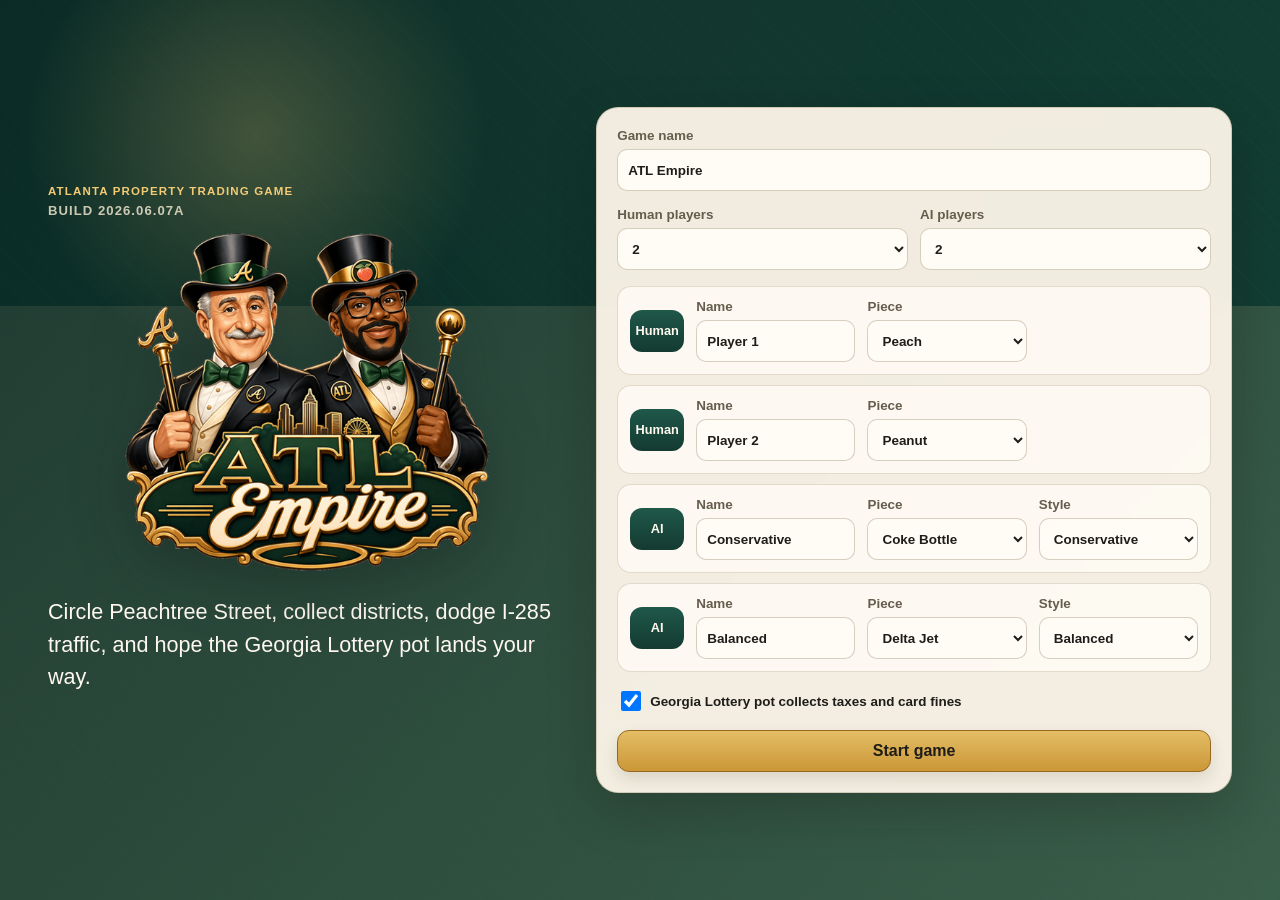
<file: index.html>
<!doctype html>
<html lang="en">
<head>
  <meta charset="utf-8">
  <meta name="viewport" content="width=device-width, initial-scale=1, viewport-fit=cover">
  <meta name="theme-color" content="#173d2d">
  <meta name="apple-mobile-web-app-capable" content="yes">
  <meta name="apple-mobile-web-app-title" content="ATL Empire">
  <meta name="apple-mobile-web-app-status-bar-style" content="black-translucent">
  <title>ATL Empire</title>
  <link rel="manifest" href="manifest.json?v=20260607a">
  <link rel="apple-touch-icon" href="assets/branding/atl-empire-icon-small.png">
  <link rel="stylesheet" href="styles.css?v=20260607a">
</head>
<body>
  <div id="app" class="app-shell">
    <section id="setup" class="setup-screen" aria-labelledby="setup-title">
      <div class="setup-copy">
        <p class="eyebrow">Atlanta property trading game</p>
        <p class="build-stamp">Build 2026.06.07a</p>
        <img class="brand-logo setup-logo" src="assets/branding/atl-empire-logo-setup-small-v2.png" alt="ATL Empire logo featuring Arthur Blank and Tyler Perry as Monopoly-style tycoons">
        <h1 id="setup-title" class="sr-only">ATL Empire</h1>
        <p class="intro">Circle Peachtree Street, collect districts, dodge I-285 traffic, and hope the Georgia Lottery pot lands your way.</p>
      </div>

      <form id="setup-form" class="setup-panel">
        <label>
          Game name
          <input id="game-name" type="text" value="ATL Empire" maxlength="32">
        </label>

        <div class="form-grid">
          <label>
            Human players
            <select id="human-count">
              <option value="1">1</option>
              <option value="2" selected>2</option>
              <option value="3">3</option>
              <option value="4">4</option>
            </select>
          </label>
          <label>
            AI players
            <select id="bot-count">
              <option value="0">0</option>
              <option value="1">1</option>
              <option value="2" selected>2</option>
              <option value="3">3</option>
            </select>
          </label>
        </div>

        <div id="player-configs" class="player-configs"></div>

        <label class="toggle-line">
          <input id="lottery-toggle" type="checkbox" checked>
          Georgia Lottery pot collects taxes and card fines
        </label>

        <button type="submit" class="primary-action">Start game</button>
      </form>

      <section id="saved-games-panel" class="setup-panel saved-games-panel hidden" aria-labelledby="saved-games-title">
        <div class="saved-games-head">
          <div>
            <p class="eyebrow">Saved Games</p>
            <h2 id="saved-games-title">Continue a saved game</h2>
          </div>
        </div>
        <div id="saved-games-list" class="saved-games-list"></div>
      </section>
    </section>

    <section id="game" class="game-screen hidden" aria-label="Game board">
      <header class="top-bar">
        <div class="top-brand"><h1 id="game-title" class="sr-only">ATL Empire</h1></div>
        <div class="top-actions">
          <button id="play-mode" type="button">Autoplay</button>
          <button id="save-game" type="button">Save</button>
          <button id="new-game" type="button">New Game</button>
        </div>
      </header>

      <main class="table-layout">
        <div class="board-wrap">
          <div id="board" class="board" aria-label="ATL Empire board"></div>
        </div>

        <nav class="panel-tabs" aria-label="Game panels">
          <button type="button" class="panel-tab active" data-panel-tab="turn">Turn</button>
          <button type="button" class="panel-tab" data-panel-tab="players">Players</button>
          <button type="button" class="panel-tab" data-panel-tab="space">Space</button>
          <button type="button" class="panel-tab" data-panel-tab="log">Log</button>
        </nav>

        <aside class="side-panel">
          <section class="turn-card" data-panel-section="turn">
            <div class="turn-head">
              <div>
                <p class="eyebrow">Turn</p>
                <h2 id="active-player">Player</h2>
              </div>
              <div id="dice" class="dice" aria-label="Dice">- -</div>
            </div>
            <p id="status-line" class="status-line">Roll to begin.</p>
            <div id="action-buttons" class="action-buttons"></div>
          </section>

          <section class="players-panel" data-panel-section="players">
            <h2>Players</h2>
            <div id="players-list" class="players-list"></div>
          </section>

          <section class="property-panel" data-panel-section="space">
            <h2>Space</h2>
            <div id="space-detail" class="space-detail"></div>
          </section>

          <section class="log-panel" data-panel-section="log">
            <h2>Game log</h2>
            <ol id="game-log" class="game-log"></ol>
          </section>
        </aside>
      </main>
    </section>
  </div>

  <dialog id="modal" class="modal">
    <div id="modal-content" class="modal-content"></div>
  </dialog>
  <div id="space-popover" class="space-popover hidden"></div>
  <div id="art-lightbox" class="art-lightbox hidden" aria-hidden="true">
    <div class="art-lightbox-frame">
      <img id="art-lightbox-image" class="art-lightbox-image" alt="">
    </div>
  </div>

  <script src="app.js?v=20260607a"></script>
</body>
</html>
</file>
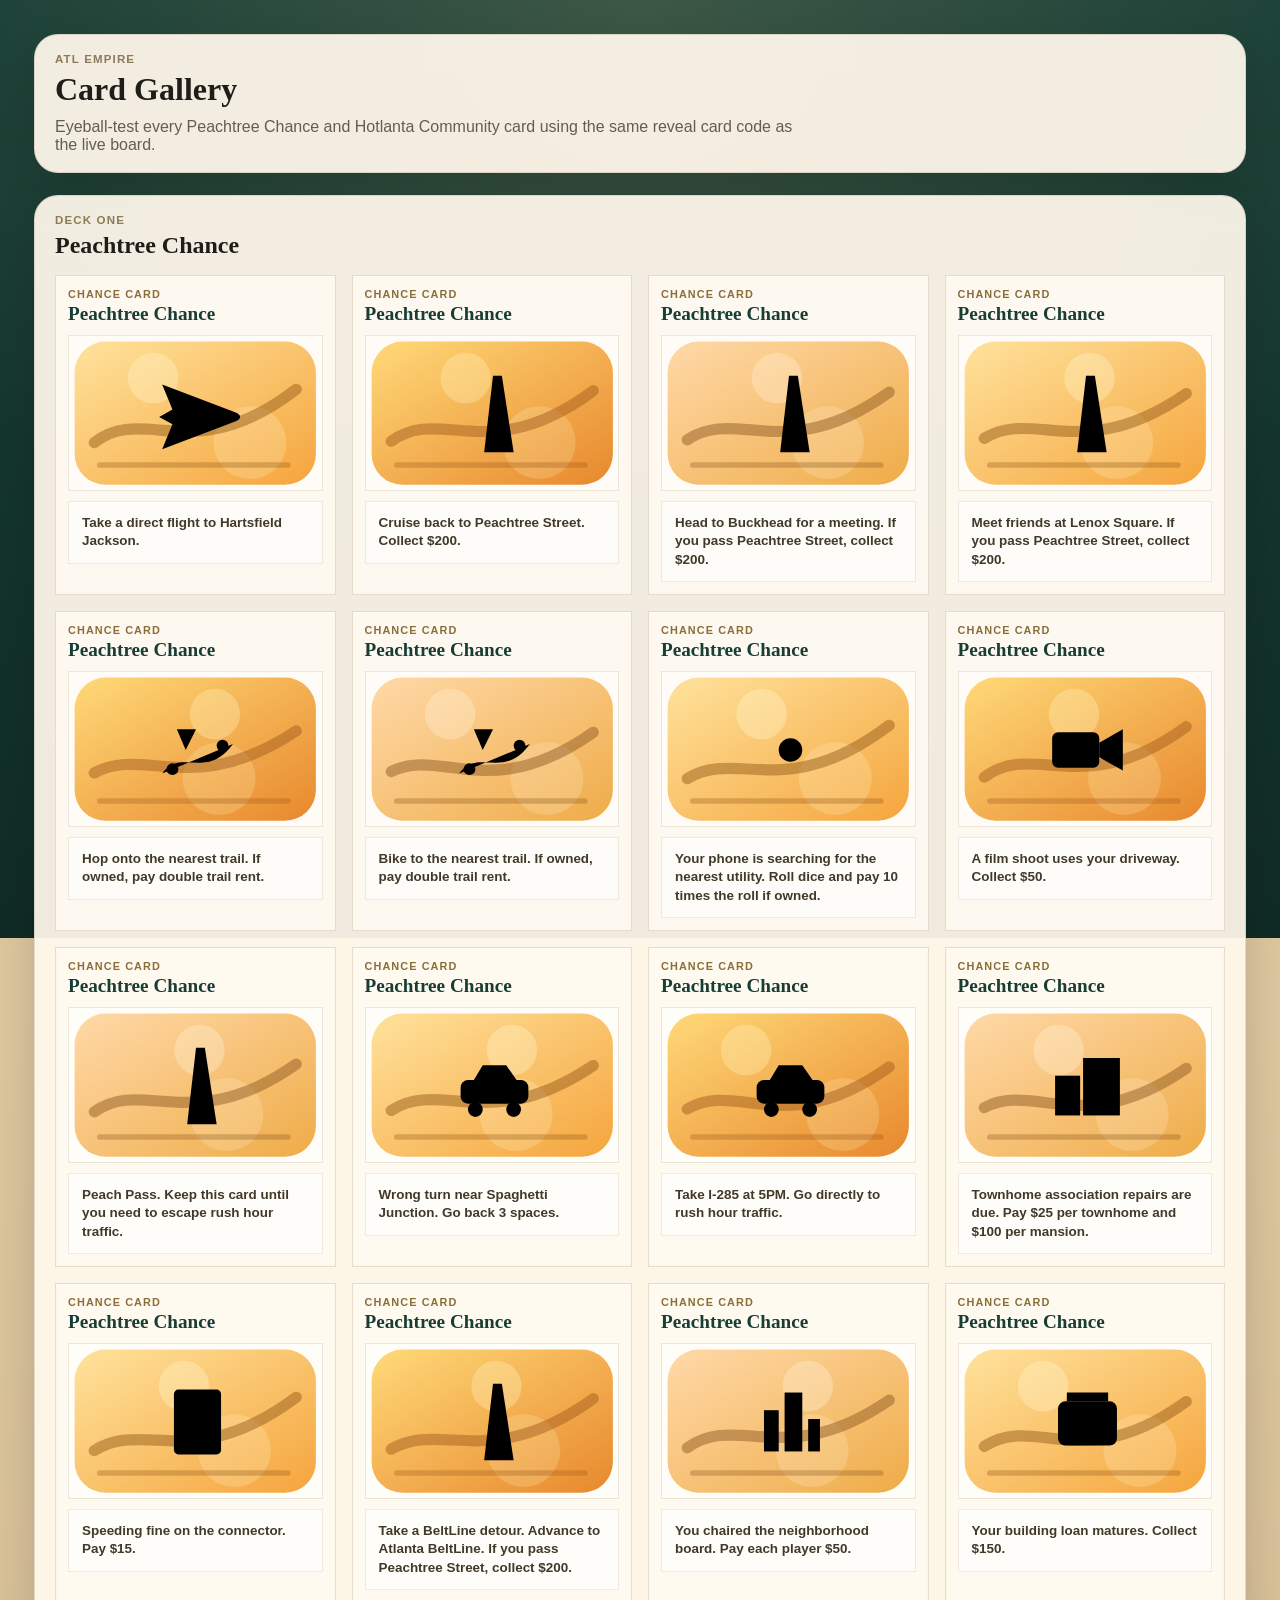
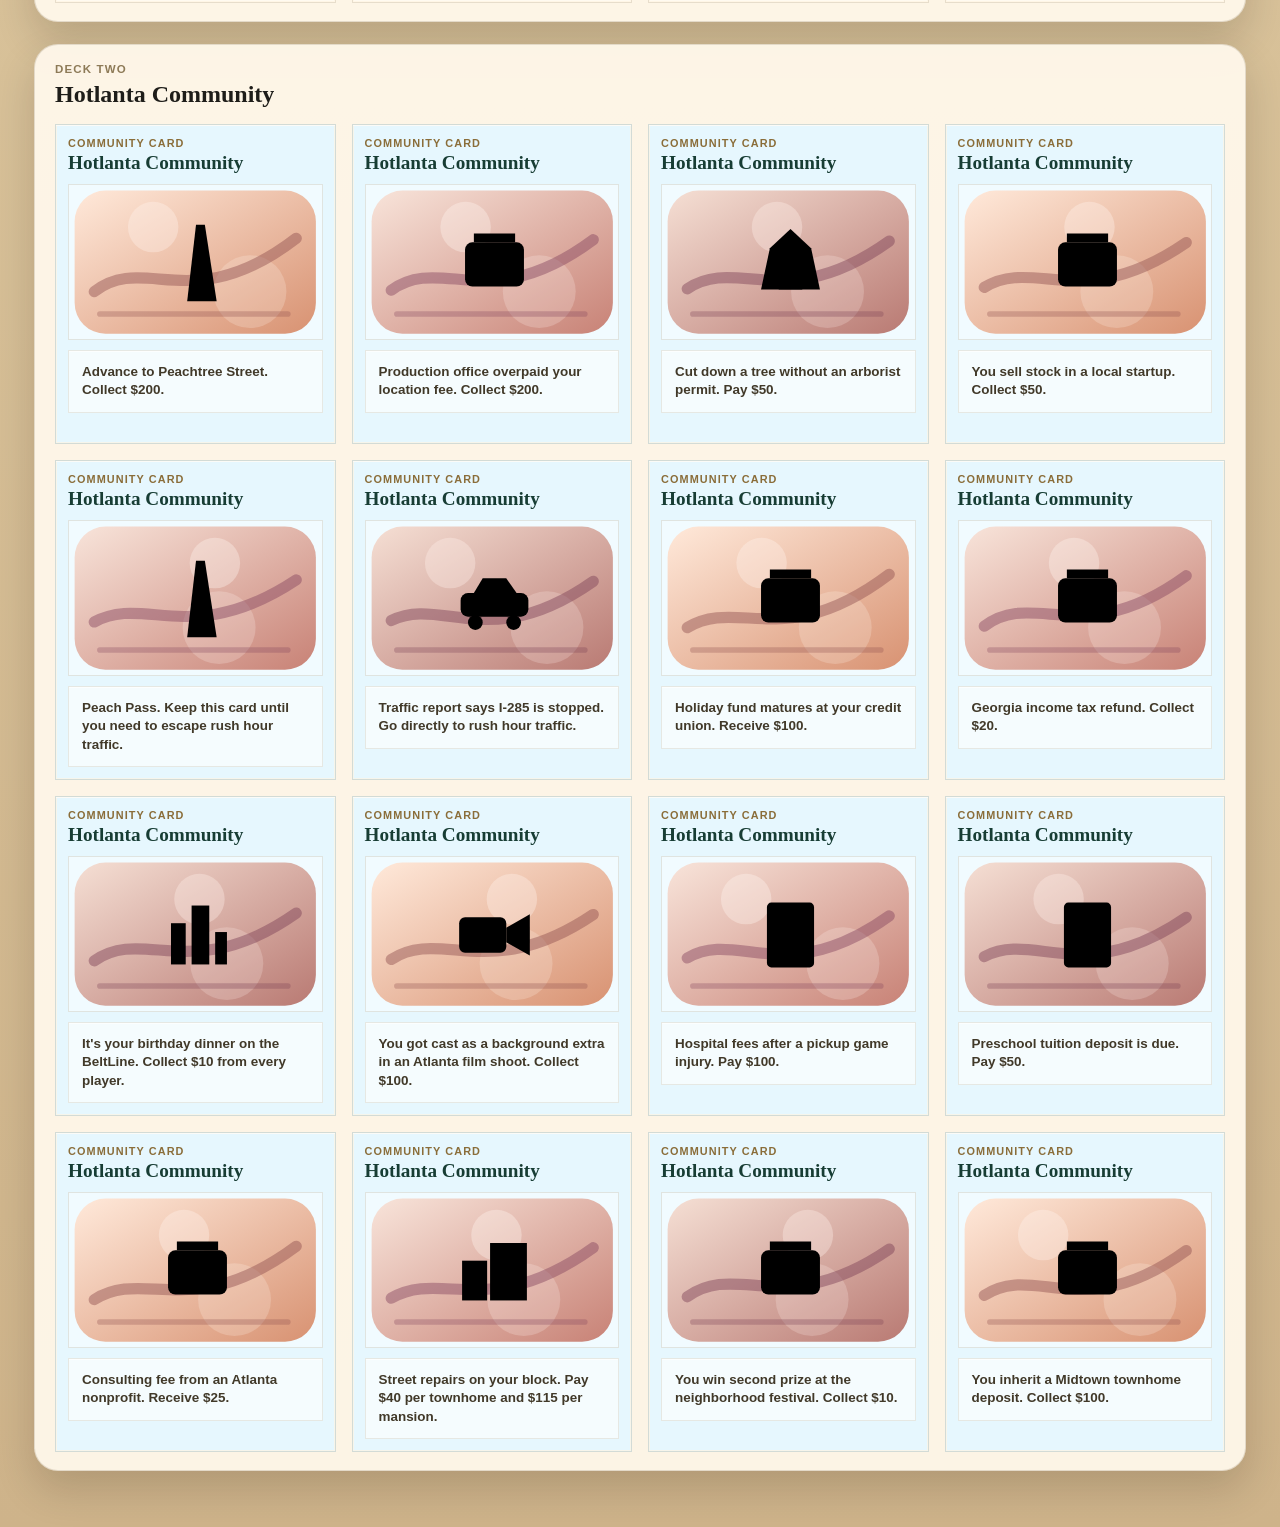
<file: card-gallery.html>
<!doctype html>
<html lang="en">
<head>
  <meta charset="utf-8">
  <meta name="viewport" content="width=device-width, initial-scale=1, viewport-fit=cover">
  <meta name="theme-color" content="#173d2d">
  <meta name="apple-mobile-web-app-capable" content="yes">
  <meta name="apple-mobile-web-app-title" content="ATL Empire">
  <meta name="apple-mobile-web-app-status-bar-style" content="black-translucent">
  <title>ATL Empire Card Gallery</title>
  <link rel="manifest" href="manifest.json?v=20260607a">
  <link rel="apple-touch-icon" href="assets/branding/atl-empire-icon-small.png">
  <link rel="stylesheet" href="styles.css?v=20260607a">
</head>
<body>
  <div id="card-gallery-root"></div>

  <div id="art-lightbox" class="art-lightbox hidden" aria-hidden="true">
    <div class="art-lightbox-frame">
      <img id="art-lightbox-image" class="art-lightbox-image" alt="">
    </div>
  </div>

  <script src="app.js?v=20260607a"></script>
</body>
</html>
</file>
<file: styles.css>
:root {
  --ui-font: "Trebuchet MS", "Segoe UI", sans-serif;
  --display-font: Georgia, "Times New Roman", serif;
  --ink: #1e1d19;
  --muted: #655d4d;
  --paper: #f6efde;
  --panel: rgba(255, 248, 235, 0.94);
  --line: rgba(95, 78, 43, 0.22);
  --felt: #163e35;
  --felt-deep: #0c2722;
  --gold: #d0a146;
  --gold-deep: #90661f;
  --red: #b44539;
  --shadow: 0 18px 50px rgba(17, 14, 8, 0.22);
  font-family: var(--ui-font);
}

* {
  box-sizing: border-box;
}

html {
  color-scheme: light;
}

body {
  margin: 0;
  min-height: 100vh;
  color: var(--ink);
  background:
    radial-gradient(circle at top, rgba(255, 215, 153, 0.18), transparent 28%),
    linear-gradient(180deg, #1e4b41 0%, #14352f 34%, #d9c39b 34%, #ccb184 100%);
  background-attachment: fixed;
}

button,
input,
select {
  font: inherit;
}

button {
  min-height: 42px;
  border: 1px solid rgba(98, 76, 36, 0.5);
  border-radius: 12px;
  background: linear-gradient(180deg, #fff9ee 0%, #ead9b7 100%);
  color: var(--ink);
  font-weight: 800;
  cursor: pointer;
  box-shadow: 0 7px 16px rgba(42, 31, 16, 0.12);
  transition: transform 120ms ease, box-shadow 120ms ease, border-color 120ms ease;
}

button:hover:not(:disabled) {
  transform: translateY(-1px);
  box-shadow: 0 10px 18px rgba(42, 31, 16, 0.18);
}

button:active {
  transform: translateY(1px);
}

button:disabled {
  cursor: wait;
  opacity: 0.7;
}

label {
  display: grid;
  gap: 6px;
  color: var(--muted);
  font-size: 0.84rem;
  font-weight: 800;
}

input,
select {
  min-height: 42px;
  width: 100%;
  border: 1px solid rgba(121, 101, 62, 0.3);
  border-radius: 10px;
  padding: 8px 10px;
  background: rgba(255, 252, 246, 0.95);
  color: var(--ink);
}

.hidden {
  display: none !important;
}

.sr-only {
  position: absolute;
  width: 1px;
  height: 1px;
  padding: 0;
  margin: -1px;
  overflow: hidden;
  clip: rect(0, 0, 0, 0);
  white-space: nowrap;
  border: 0;
}

.app-shell {
  min-height: 100vh;
}

.setup-screen {
  min-height: 100vh;
  display: grid;
  grid-template-columns: minmax(260px, 0.9fr) minmax(320px, 1.1fr);
  gap: 28px;
  align-items: center;
  padding: clamp(18px, 4vw, 48px);
  background:
    radial-gradient(circle at 20% 15%, rgba(255, 209, 120, 0.22), transparent 18%),
    linear-gradient(140deg, rgba(9, 40, 35, 0.9), rgba(21, 73, 58, 0.8)),
    repeating-linear-gradient(45deg, rgba(255, 255, 255, 0.06) 0 2px, transparent 2px 20px);
}

.setup-copy {
  color: #fff8ef;
}

.brand-logo {
  display: block;
  max-width: 100%;
  height: auto;
}

.setup-logo {
  width: min(720px, 100%);
  margin: 0 0 14px;
  filter: drop-shadow(0 18px 28px rgba(10, 16, 14, 0.28));
}

.top-brand {
  display: grid;
  gap: 6px;
}

.eyebrow {
  margin: 0 0 6px;
  color: #8d7a57;
  font-size: 0.72rem;
  text-transform: uppercase;
  letter-spacing: 0.1em;
  font-weight: 900;
}

.setup-copy .eyebrow {
  color: #f3cb74;
}

.build-stamp {
  margin: 0 0 10px;
  color: rgba(255, 244, 218, 0.78);
  font-size: 0.82rem;
  font-weight: 800;
  letter-spacing: 0.08em;
  text-transform: uppercase;
}

.setup-copy h1,
.top-bar h1 {
  margin: 0;
  font-family: var(--display-font);
  font-size: clamp(2.4rem, 7vw, 5.8rem);
  line-height: 0.92;
  letter-spacing: -0.04em;
}

.intro {
  max-width: 620px;
  font-size: clamp(1.05rem, 2vw, 1.35rem);
  line-height: 1.5;
}

.setup-panel,
.turn-card,
.players-panel,
.property-panel,
.log-panel {
  border: 1px solid var(--line);
  border-radius: 22px;
  background: var(--panel);
  box-shadow: var(--shadow);
  backdrop-filter: blur(10px);
}

.setup-panel {
  display: grid;
  gap: 16px;
  padding: 20px;
}

.saved-games-panel {
  grid-column: 1 / -1;
}

.saved-games-head h2 {
  margin: 0;
  font-family: var(--display-font);
  font-size: clamp(1.2rem, 2vw, 1.8rem);
}

.saved-games-list {
  display: grid;
  gap: 10px;
}

.saved-game-card {
  display: grid;
  grid-template-columns: minmax(0, 1fr) auto;
  gap: 12px;
  align-items: center;
  padding: 14px;
  border: 1px solid rgba(130, 110, 70, 0.22);
  border-radius: 16px;
  background: rgba(255, 252, 246, 0.88);
}

.saved-game-copy {
  display: grid;
  gap: 4px;
}

.saved-game-copy strong {
  font-size: 1rem;
}

.saved-game-copy span {
  color: var(--muted);
  font-size: 0.84rem;
  line-height: 1.35;
}

.saved-game-actions {
  display: flex;
  flex-wrap: wrap;
  gap: 8px;
  justify-content: flex-end;
}

.form-grid,
.player-config {
  display: grid;
  grid-template-columns: 1fr 1fr;
  gap: 12px;
}

.player-configs {
  display: grid;
  gap: 10px;
}

.player-config {
  grid-template-columns: 54px 1fr 1fr 1fr;
  align-items: end;
  padding: 12px;
  border: 1px solid rgba(130, 110, 70, 0.22);
  border-radius: 14px;
  background: rgba(255, 252, 246, 0.85);
}

.player-type {
  align-self: center;
  display: grid;
  place-items: center;
  min-height: 42px;
  border-radius: 12px;
  background: linear-gradient(180deg, #1f584a, #143a31);
  color: #fff9ef;
  font-size: 0.8rem;
  font-weight: 900;
}

.toggle-line {
  grid-template-columns: auto 1fr;
  align-items: center;
  color: var(--ink);
}

.toggle-line input {
  width: 20px;
  min-height: 20px;
}

.primary-action {
  background: linear-gradient(180deg, #e4bd65 0%, #cb9737 100%);
  border-color: #96681f;
}

.game-screen {
  min-height: 100vh;
  padding: 16px;
}

.top-bar {
  display: flex;
  justify-content: space-between;
  gap: 16px;
  align-items: center;
  margin: 0 auto 16px;
  max-width: 1520px;
  padding: 18px 20px;
  border: 1px solid rgba(255, 235, 195, 0.18);
  border-radius: 24px;
  background: linear-gradient(145deg, rgba(17, 50, 42, 0.95), rgba(12, 31, 27, 0.94));
  color: #fff9ef;
  box-shadow: 0 24px 50px rgba(11, 18, 16, 0.24);
}

.top-bar .eyebrow {
  color: #ebc771;
}

.top-bar h1 {
  font-size: clamp(1.9rem, 4vw, 3.3rem);
}

.top-actions {
  display: flex;
  flex-wrap: wrap;
  gap: 8px;
}

.top-actions button {
  background: linear-gradient(180deg, rgba(255, 249, 235, 0.98), rgba(231, 214, 176, 0.95));
}

.mode-manual {
  background: linear-gradient(180deg, #1e584a, #12352d) !important;
  border-color: rgba(245, 216, 154, 0.35);
  color: #fff8ef;
}

.table-layout {
  max-width: 1520px;
  margin: 0 auto;
  display: grid;
  grid-template-columns: minmax(660px, 1fr) minmax(330px, 430px);
  gap: 18px;
  align-items: start;
}

.board-wrap {
  position: relative;
  width: 100%;
  overflow: auto;
  padding: 10px;
  border-radius: 34px;
  background:
    radial-gradient(circle at top, rgba(255, 212, 133, 0.17), transparent 26%),
    linear-gradient(180deg, rgba(12, 37, 31, 0.92), rgba(7, 22, 18, 0.96));
  box-shadow: 0 26px 60px rgba(7, 14, 12, 0.34);
}

.board {
  position: relative;
  width: min(88vh, 100%);
  min-width: 640px;
  aspect-ratio: 1;
  display: grid;
  grid-template-columns: 1.52fr repeat(9, 1fr) 1.52fr;
  grid-template-rows: 1.52fr repeat(9, 1fr) 1.52fr;
  gap: 6px;
  padding: 14px;
  border: 1px solid rgba(255, 230, 173, 0.24);
  border-radius: 28px;
  background:
    linear-gradient(180deg, rgba(210, 170, 90, 0.08), rgba(210, 170, 90, 0.02)),
    radial-gradient(circle at top, rgba(255, 227, 172, 0.12), transparent 30%),
    linear-gradient(180deg, #18483d 0%, #0d2d27 100%);
  box-shadow:
    inset 0 0 0 2px rgba(255, 229, 175, 0.12),
    inset 0 0 48px rgba(255, 238, 194, 0.06),
    0 22px 50px rgba(11, 19, 16, 0.28);
}

.board::before {
  content: "";
  position: absolute;
  inset: 18px;
  border: 1px solid rgba(255, 236, 200, 0.14);
  border-radius: 20px;
  pointer-events: none;
}

.board-center {
  grid-column: 2 / 11;
  grid-row: 2 / 11;
  position: relative;
  display: block;
  pointer-events: none;
  padding: clamp(18px, 3vw, 34px);
  border-radius: 22px;
  background:
    linear-gradient(145deg, rgba(245, 235, 215, 0.95), rgba(229, 212, 176, 0.92)),
    repeating-linear-gradient(0deg, rgba(49, 84, 70, 0.06) 0 1px, transparent 1px 20px);
  box-shadow:
    inset 0 0 0 1px rgba(112, 92, 53, 0.18),
    inset 0 0 22px rgba(255, 248, 231, 0.4);
  text-align: center;
}

.center-frame {
  position: relative;
  z-index: 2;
  display: block;
  width: 100%;
  height: 100%;
  min-height: 520px;
  pointer-events: none;
  padding-top: 8px;
}

.center-kicker,
.center-rail span,
.space-label,
.detail-kicker {
  margin: 0;
  text-transform: uppercase;
  letter-spacing: 0.14em;
  font-size: 0.68rem;
  font-weight: 900;
}

.center-brand-image {
  position: absolute;
  top: -10px;
  left: 50%;
  z-index: 0;
  width: min(290px, 46%);
  height: auto;
  transform: translateX(-50%);
  filter: drop-shadow(0 8px 14px rgba(22, 55, 47, 0.08));
  pointer-events: none;
}

.center-tagline {
  max-width: 620px;
  margin: 0 auto;
  position: relative;
  z-index: 2;
  color: #514936;
  font-size: clamp(0.92rem, 1.4vw, 1.08rem);
  line-height: 1.45;
}

.lottery-pot-badge {
  position: absolute;
  top: clamp(-122px, -7.5vw, -86px);
  left: 0;
  z-index: 4;
  pointer-events: auto;
  display: grid;
  gap: 4px;
  min-width: clamp(132px, 16vw, 190px);
  padding: 12px 16px;
  border-radius: 18px;
  background: rgba(255, 251, 242, 0.84);
  border: 1px solid rgba(112, 92, 53, 0.16);
  box-shadow: inset 0 1px 0 rgba(255, 255, 255, 0.55);
  color: #173d34;
}

.lottery-pot-badge span {
  color: #635946;
  line-height: 1.35;
}

.lottery-pot-badge strong {
  font-size: clamp(1rem, 1.6vw, 1.35rem);
}

.deck-row {
  position: relative;
  z-index: 2;
  display: block;
  width: 100%;
  height: 100%;
  min-height: inherit;
  pointer-events: none;
}

.deck-stack-slot,
.center-turn-console-slot {
  display: contents;
}

.deck-row .center-turn-console {
  width: min(100%, 680px);
  margin: clamp(104px, 10vw, 132px) auto 0;
  position: relative;
  z-index: 3;
  pointer-events: auto;
}

.deck-row .deck-stack {
  position: absolute;
  bottom: clamp(164px, 13.5vw, 220px);
  z-index: 2;
  width: clamp(132px, 15vw, 206px);
  aspect-ratio: 7 / 5;
  transform-origin: 50% 50%;
}

.deck-row .chance-stack {
  left: clamp(58px, 6.8vw, 102px);
  transform: rotate(45deg);
}

.deck-row .community-stack {
  right: clamp(58px, 6.8vw, 102px);
  transform: rotate(-45deg);
}

.deck-row .deck-stack:hover:not(:disabled) {
  transform: translateY(-3px) rotate(var(--deck-rotation));
}

.deck-row .chance-stack {
  --deck-rotation: 45deg;
}

.deck-row .community-stack {
  --deck-rotation: -45deg;
}

.center-status-row {
  display: grid;
  grid-template-columns: minmax(0, 0.92fr) minmax(0, 1.08fr);
  gap: 14px;
  position: relative;
  z-index: 2;
}

.deck-stack {
  min-height: 0;
  display: block;
  pointer-events: auto;
  padding: 0;
  border-width: 2px;
  border-radius: 0;
  box-shadow: 0 10px 0 rgba(23, 35, 29, 0.12);
  perspective: 1200px;
  overflow: hidden;
}

.deck-stack-shell {
  position: relative;
  display: block;
  min-height: inherit;
  width: 100%;
  height: 100%;
  transform-style: preserve-3d;
  transition: transform 560ms cubic-bezier(0.22, 0.7, 0.18, 1);
}

.deck-stack.revealed .deck-stack-shell {
  transform: rotateY(180deg);
}

.deck-stack-face {
  position: absolute;
  inset: 0;
  display: grid;
  align-content: center;
  justify-items: center;
  gap: 6px;
  padding: 12px 14px 16px;
  backface-visibility: hidden;
}

.deck-front {
  transform: rotateY(180deg);
  padding: 10px;
}

.deck-stack-art {
  display: grid;
  place-items: center;
  width: min(100%, 180px);
  height: clamp(92px, 11vw, 128px);
  border-radius: 0;
  overflow: hidden;
  background: rgba(255, 250, 242, 0.82);
  border: 1px solid rgba(117, 96, 57, 0.18);
  box-shadow: 0 8px 18px rgba(43, 28, 12, 0.1);
}

.deck-stack-art .generated-art {
  object-fit: cover;
}

.deck-back > span:last-of-type,
.deck-back > span:nth-last-child(2) {
  color: rgba(27, 28, 22, 0.66);
  font-size: clamp(0.68rem, 1vw, 0.84rem);
  text-transform: uppercase;
  font-weight: 900;
  letter-spacing: 0.1em;
}

.deck-back strong {
  font-family: var(--display-font);
  font-size: clamp(1.15rem, 2vw, 1.95rem);
}

.chance-stack {
  background: linear-gradient(180deg, #ffd279, #e5a93e);
  border-color: #aa7420;
}

.community-stack {
  background: linear-gradient(180deg, #e7f7ff, #acd9ef);
  border-color: #397da0;
}

.deck-reveal-card {
  height: 100%;
  display: grid;
  grid-template-rows: auto auto 1fr;
  gap: 10px;
  padding: 12px;
  border-radius: 0;
  background: rgba(255, 250, 241, 0.96);
  border: 1px solid rgba(122, 88, 38, 0.18);
  box-shadow:
    inset 0 1px 0 rgba(255, 255, 255, 0.6),
    inset 0 0 0 1px rgba(255, 245, 226, 0.65);
  text-align: left;
  align-content: start;
}

.deck-reveal-card.community {
  background: rgba(229, 247, 255, 0.96);
}

.deck-reveal-top {
  display: grid;
  gap: 3px;
}

.deck-reveal-top span {
  color: #8a6d39;
  font-size: 0.68rem;
  text-transform: uppercase;
  letter-spacing: 0.1em;
  font-weight: 900;
}

.deck-reveal-top strong {
  font-family: var(--display-font);
  font-size: clamp(1rem, 1.5vw, 1.3rem);
  color: #173d34;
}

.deck-reveal-graphic {
  width: 100%;
  min-height: 104px;
  border-radius: 0;
  overflow: hidden;
  border: 1px solid rgba(122, 88, 38, 0.14);
  background: rgba(255, 255, 255, 0.44);
}

.deck-reveal-graphic svg {
  width: 100%;
  height: 100%;
  display: block;
}

.deck-reveal-text {
  margin: 0;
  align-self: start;
  padding: 12px 13px;
  border-radius: 0;
  background: rgba(255, 255, 255, 0.62);
  border: 1px solid rgba(122, 88, 38, 0.12);
  box-shadow: inset 0 1px 0 rgba(255, 255, 255, 0.7);
  color: #413929;
  font-size: clamp(0.84rem, 1vw, 0.98rem);
  line-height: 1.35;
  font-weight: 700;
}

.center-dice {
  display: flex;
  gap: 12px;
  justify-content: center;
}

.center-turn-console {
  display: grid;
  gap: 12px;
  min-width: min(100%, 340px);
  padding: 14px 16px;
  border-radius: 22px;
  background: rgba(255, 251, 242, 0.82);
  border: 1px solid rgba(112, 92, 53, 0.16);
  box-shadow: inset 0 1px 0 rgba(255, 255, 255, 0.55);
}

.center-turn-head {
  display: grid;
  grid-template-columns: minmax(0, 1fr) auto;
  gap: 12px;
  align-items: center;
}

.center-roll-bay {
  display: grid;
  justify-items: center;
}

.center-roll-button {
  min-width: 148px;
  min-height: 74px;
  padding: 16px 20px;
  border-radius: 20px;
  background: linear-gradient(180deg, #1b584a 0%, #11342c 100%);
  border-color: rgba(245, 216, 154, 0.34);
  color: #fff8ef;
  font-size: 1.02rem;
  letter-spacing: 0.03em;
}

.center-roll-button:hover:not(:disabled) {
  box-shadow: 0 14px 24px rgba(16, 21, 18, 0.18);
}

.debt-roll-button {
  background: linear-gradient(180deg, #933931, #702821);
  border-color: rgba(255, 214, 192, 0.28);
}

.center-turn-status {
  margin: 0;
  min-height: 40px;
  color: #5a5242;
  font-weight: 700;
  line-height: 1.4;
}

.center-turn-actions,
.detail-actions {
  display: flex;
  flex-wrap: wrap;
  gap: 8px;
}

.detail-actions {
  margin-top: 2px;
}

.detail-note,
.turn-panel-note {
  margin: 0;
  color: var(--muted);
  line-height: 1.4;
  font-weight: 700;
}

.turn-panel-note {
  font-size: 0.86rem;
}

.die-face {
  width: clamp(50px, 7vw, 74px);
  aspect-ratio: 1;
  display: inline-grid;
  place-items: center;
  border-radius: 18px;
  background:
    radial-gradient(circle at 30% 24%, rgba(255, 255, 255, 0.95), transparent 22%),
    linear-gradient(145deg, #fffefb 0%, #f3e8d3 56%, #dcc6a5 100%);
  border: 2px solid #21453c;
  box-shadow:
    inset 0 2px 0 rgba(255, 255, 255, 0.92),
    inset -8px -10px 14px rgba(106, 78, 38, 0.14),
    0 8px 14px rgba(16, 21, 18, 0.14);
}

.die-grid {
  width: 82%;
  height: 82%;
  display: grid;
  grid-template-columns: repeat(3, 1fr);
  grid-template-rows: repeat(3, 1fr);
  place-items: center;
}

.die-pip {
  width: 46%;
  aspect-ratio: 1;
  border-radius: 50%;
  opacity: 0;
  transform: scale(0.78);
  background:
    radial-gradient(circle at 35% 30%, rgba(255, 255, 255, 0.3), transparent 18%),
    radial-gradient(circle at 60% 64%, #132820 0%, #030807 84%);
}

.die-pip.visible {
  opacity: 1;
  transform: scale(1);
}

.center-dice.rolling .die-face {
  animation: dice-bounce 0.14s ease-in-out infinite alternate;
}

.center-dice.rolling .die-face:nth-child(2) {
  animation-delay: 0.07s;
}

.center-status-row-compact {
  grid-template-columns: repeat(2, minmax(0, 1fr));
}

.center-spotlight,
.center-note,
.center-rail {
  display: grid;
  gap: 6px;
  padding: 14px 16px;
  border-radius: 18px;
  background: rgba(255, 251, 242, 0.72);
  border: 1px solid rgba(112, 92, 53, 0.14);
}

.center-spotlight span,
.center-note span {
  color: #635946;
  line-height: 1.35;
}

.center-spotlight strong,
.center-note strong {
  font-size: clamp(1rem, 1.6vw, 1.35rem);
  color: #173d34;
}

.center-status-row-compact .center-note strong {
  font-size: clamp(0.94rem, 1.35vw, 1.08rem);
  line-height: 1.35;
}

.center-spotlight em {
  color: #8a6d39;
  font-style: normal;
  font-weight: 800;
}

.center-rail {
  background: linear-gradient(180deg, rgba(22, 61, 52, 0.98), rgba(15, 43, 37, 0.98));
  color: #fff9ef;
  position: relative;
  z-index: 2;
}

.center-rail span {
  color: #ecddbc;
  letter-spacing: 0.1em;
}

@keyframes dice-bounce {
  from {
    transform: rotate(-8deg) translateY(0);
  }
  to {
    transform: rotate(8deg) translateY(-7px);
  }
}

@keyframes token-hop {
  from {
    transform: translateY(0) scale(1);
  }
  to {
    transform: translateY(-4px) scale(1.02);
  }
}

.space {
  position: relative;
  min-width: 0;
  min-height: 0;
  padding: 0;
  border: 1px solid rgba(110, 88, 52, 0.26);
  border-radius: 16px;
  background:
    linear-gradient(180deg, rgba(255, 251, 242, 0.98), rgba(238, 227, 204, 0.98));
  overflow: hidden;
  color: var(--ink);
  isolation: isolate;
  box-shadow: inset 0 1px 0 rgba(255, 255, 255, 0.55);
  transition: transform 130ms ease, box-shadow 130ms ease, border-color 130ms ease;
}

.space:hover {
  transform: translateY(-2px);
  box-shadow:
    0 12px 18px rgba(22, 16, 8, 0.12),
    inset 0 1px 0 rgba(255, 255, 255, 0.55);
  border-color: rgba(133, 101, 47, 0.42);
}

.space-glow {
  position: absolute;
  inset: 0;
  background:
    radial-gradient(circle at top, rgba(255, 255, 255, 0.55), transparent 46%),
    linear-gradient(180deg, rgba(255, 255, 255, 0.14), transparent 60%);
  opacity: 0.8;
  pointer-events: none;
}

.space-inner {
  position: absolute;
  inset: 0;
  display: grid;
  grid-template-rows: auto auto 1fr auto auto;
  justify-items: center;
  gap: 3px;
  padding: 5px 4px 6px;
  z-index: 2;
}

.space-edge {
  background:
    linear-gradient(180deg, rgba(255, 251, 242, 0.98), rgba(233, 222, 198, 0.98)),
    linear-gradient(180deg, rgba(255, 255, 255, 0.5), transparent);
}

.space-corner {
  border-radius: 22px;
  background:
    radial-gradient(circle at top, rgba(255, 222, 168, 0.28), transparent 45%),
    linear-gradient(180deg, rgba(255, 248, 235, 0.98), rgba(227, 212, 182, 0.98));
}

.space-corner .space-inner,
.edge-top .space-inner,
.edge-bottom .space-inner {
  width: 100%;
  height: 100%;
}

.space-corner .space-inner {
  padding: 0;
}

.edge-left .space-inner,
.edge-right .space-inner {
  inset: 50% auto auto 50%;
  width: 62%;
  height: 164%;
  transform-origin: center;
}

.edge-left .space-inner {
  transform: translate(-50%, -50%) rotate(90deg);
}

.edge-right .space-inner {
  transform: translate(-50%, -50%) rotate(-90deg);
}

.edge-left .color-band,
.edge-right .color-band {
  width: calc(100% + 4px);
  height: 14px;
  margin-top: -2px;
}

.space.owned {
  box-shadow:
    inset 0 0 0 3px var(--owner-color),
    0 10px 18px rgba(22, 16, 8, 0.12);
}

.space.mortgaged {
  filter: saturate(0.65);
}

.space.mortgaged::after {
  content: "M";
  position: absolute;
  left: 6px;
  top: 24px;
  display: grid;
  place-items: center;
  width: 19px;
  height: 19px;
  border-radius: 50%;
  background: #17231d;
  color: #fffaf0;
  font-size: 0.7rem;
  font-weight: 950;
  z-index: 3;
}

.owner-flag {
  position: absolute;
  top: 0;
  right: 0;
  width: 32px;
  height: 32px;
  background: var(--owner-color);
  clip-path: polygon(100% 0, 100% 100%, 0 0);
  border-top-right-radius: 14px;
  z-index: 3;
  filter: drop-shadow(0 2px 3px rgba(0, 0, 0, 0.15));
}

.edge-right .owner-flag {
  top: 0;
  right: auto;
  left: 0;
  clip-path: polygon(0 0, 100% 0, 0 100%);
  border-top-left-radius: 14px;
  border-top-right-radius: 0;
}

.color-band {
  display: block;
  width: calc(100% + 8px);
  height: 12px;
  margin-top: -5px;
  background: linear-gradient(90deg, rgba(255, 255, 255, 0.32), transparent), var(--group-color);
  border-bottom: 1px solid rgba(0, 0, 0, 0.18);
  z-index: 2;
}

.space-label {
  color: #867250;
  z-index: 2;
}

.space.card .space-inner {
  grid-template-rows: 1fr auto;
  align-content: center;
  justify-content: center;
  justify-items: center;
  gap: 4px;
  padding: 7px 6px 8px;
}

.space.card.chance .space-inner {
  background: linear-gradient(180deg, #ffd575 0%, #e4ad3f 100%);
}

.space.card.community .space-inner {
  background: linear-gradient(180deg, #dff4ff 0%, #9fd8ef 100%);
}

.space.card .space-label {
  display: none;
}

.space.card .space-art {
  position: absolute;
  inset: 20px 4px 28px;
  width: auto;
  height: auto;
  border: 0;
  border-radius: 10px;
  background: transparent;
  z-index: 1;
}

.space.card .generated-art-thumb {
  object-fit: cover;
  transform: scale(1.12);
  transform-origin: center top;
}

.space.card .space-name {
  position: absolute;
  left: 4px;
  right: 4px;
  bottom: 4px;
  z-index: 2;
  width: auto;
  max-width: 100%;
  font-size: clamp(0.48rem, 0.72vw, 0.72rem);
  line-height: 1.04;
  text-align: center;
  text-wrap: balance;
  color: #fffdf8;
  text-shadow:
    0 1px 0 rgba(0, 0, 0, 0.96),
    1px 0 0 rgba(0, 0, 0, 0.96),
    -1px 0 0 rgba(0, 0, 0, 0.96),
    0 -1px 0 rgba(0, 0, 0, 0.96),
    1px 1px 0 rgba(0, 0, 0, 0.84),
    -1px 1px 0 rgba(0, 0, 0, 0.84),
    1px -1px 0 rgba(0, 0, 0, 0.84),
    -1px -1px 0 rgba(0, 0, 0, 0.84),
    0 4px 10px rgba(0, 0, 0, 0.22);
}

.space-art {
  display: grid;
  place-items: center;
  width: 44px;
  height: 34px;
  color: var(--group-color, #173d2d);
  border-radius: 10px;
  overflow: hidden;
  background: rgba(255, 249, 239, 0.72);
  border: 1px solid rgba(123, 103, 64, 0.14);
  z-index: 2;
}

.space.property .space-art {
  position: absolute;
  left: 4px;
  right: 4px;
  top: 16px;
  bottom: 18px;
  width: auto;
  height: auto;
  border: 0;
  border-radius: 10px;
  background: transparent;
  z-index: 1;
}

.space.property .generated-art-thumb {
  object-fit: cover;
  transform: scale(1.07);
  transform-origin: center center;
}

.space.property .space-label {
  justify-self: center;
  padding: 0;
  color: #fffdf8;
  text-shadow:
    0 1px 0 rgba(0, 0, 0, 0.92),
    1px 0 0 rgba(0, 0, 0, 0.92),
    -1px 0 0 rgba(0, 0, 0, 0.92),
    0 -1px 0 rgba(0, 0, 0, 0.92),
    1px 1px 0 rgba(0, 0, 0, 0.82),
    -1px 1px 0 rgba(0, 0, 0, 0.82),
    1px -1px 0 rgba(0, 0, 0, 0.82),
    -1px -1px 0 rgba(0, 0, 0, 0.82),
    0 4px 10px rgba(0, 0, 0, 0.2);
}

.space.property .space-name {
  align-self: end;
  justify-self: center;
  width: auto;
  max-width: calc(100% - 8px);
  margin-bottom: -1px;
  padding: 0;
  color: #fffdf8;
  line-height: 1.06;
  text-shadow:
    0 1px 0 rgba(0, 0, 0, 0.94),
    1px 0 0 rgba(0, 0, 0, 0.94),
    -1px 0 0 rgba(0, 0, 0, 0.94),
    0 -1px 0 rgba(0, 0, 0, 0.94),
    1px 1px 0 rgba(0, 0, 0, 0.84),
    -1px 1px 0 rgba(0, 0, 0, 0.84),
    1px -1px 0 rgba(0, 0, 0, 0.84),
    -1px -1px 0 rgba(0, 0, 0, 0.84),
    0 4px 10px rgba(0, 0, 0, 0.22);
}

.edge-left .space-label,
.edge-right .space-label,
.edge-left .space-name,
.edge-right .space-name {
  width: calc(100% - 8px);
  max-width: calc(100% - 8px);
}

.space.tax .space-inner {
  background:
    linear-gradient(180deg, rgba(255, 249, 236, 0.14), rgba(255, 249, 236, 0)),
    linear-gradient(180deg, #c75c45 0%, #9f3f33 100%);
  padding: 6px 5px 7px;
}

.space.tax .space-label,
.space.tax .space-name {
  position: relative;
  z-index: 3;
  color: #fffdf8;
  text-shadow:
    0 1px 0 rgba(0, 0, 0, 0.94),
    1px 0 0 rgba(0, 0, 0, 0.94),
    -1px 0 0 rgba(0, 0, 0, 0.94),
    0 -1px 0 rgba(0, 0, 0, 0.94),
    1px 1px 0 rgba(0, 0, 0, 0.82),
    -1px 1px 0 rgba(0, 0, 0, 0.82),
    1px -1px 0 rgba(0, 0, 0, 0.82),
    -1px -1px 0 rgba(0, 0, 0, 0.82),
    0 4px 10px rgba(0, 0, 0, 0.2);
}

.space.tax .space-art {
  position: absolute;
  left: 4px;
  right: 4px;
  top: 16px;
  bottom: 18px;
  width: auto;
  height: auto;
  border: 0;
  border-radius: 10px;
  background: transparent;
  z-index: 1;
}

.space.tax .generated-art-thumb {
  object-fit: cover;
  transform: scale(1.5);
  transform-origin: center center;
}

.space.property .space-label,
.space.property .space-name,
.space.property .space-price {
  position: relative;
  z-index: 3;
}

.space-art svg,
.player-token svg,
.board-token svg,
.detail-art svg,
.art-fallback svg {
  width: 100%;
  height: 100%;
  fill: none;
  stroke: currentColor;
  stroke-width: 4;
  stroke-linecap: round;
  stroke-linejoin: round;
}

.space-name {
  align-self: center;
  max-width: 100%;
  font-family: var(--display-font);
  font-size: clamp(0.5rem, 0.72vw, 0.78rem);
  line-height: 1.02;
  font-weight: 700;
  text-align: center;
  overflow-wrap: anywhere;
  z-index: 2;
}

.space-price {
  font-size: 0.58rem;
  font-weight: 900;
  color: #5f513b;
  z-index: 2;
}

.space-corner .space-art {
  position: absolute;
  inset: 0;
  width: 100%;
  height: 100%;
  border: 0;
  border-radius: 20px;
  background: transparent;
  z-index: 1;
}

.space-corner .generated-art,
.space-corner .art-fallback {
  width: 100%;
  height: 100%;
}

.space-corner .art-fallback {
  padding: 22px;
}

.space-corner .space-label,
.space-corner .space-name {
  position: absolute;
  left: 10px;
  right: 10px;
  z-index: 4;
  color: #fffdf8;
  text-shadow:
    0 1px 0 rgba(0, 0, 0, 0.85),
    1px 0 0 rgba(0, 0, 0, 0.85),
    -1px 0 0 rgba(0, 0, 0, 0.85),
    0 -1px 0 rgba(0, 0, 0, 0.85),
    1px 1px 0 rgba(0, 0, 0, 0.75),
    -1px 1px 0 rgba(0, 0, 0, 0.75),
    1px -1px 0 rgba(0, 0, 0, 0.75),
    -1px -1px 0 rgba(0, 0, 0, 0.75),
    0 6px 16px rgba(0, 0, 0, 0.35);
}

.space-corner .space-label {
  top: 10px;
  justify-self: start;
  width: fit-content;
  padding: 0;
  border-radius: 0;
  background: transparent;
  box-shadow: none;
  font-size: clamp(0.74rem, 0.95vw, 0.98rem);
  letter-spacing: 0.09em;
}

.space-corner .space-name {
  bottom: 10px;
  padding: 0;
  border-radius: 0;
  background: transparent;
  box-shadow: none;
  font-size: clamp(0.7rem, 0.96vw, 1rem);
  line-height: 1.08;
  font-weight: 900;
}

.space-corner .tokens-here {
  position: absolute;
  left: 10px;
  right: 10px;
  bottom: 62px;
  justify-content: flex-start;
}

.space.traffic .space-label,
.space.goToTraffic .space-label,
.space.lottery .space-label {
  font-family: var(--display-font);
  font-size: clamp(0.82rem, 1.02vw, 1.08rem);
  letter-spacing: 0.04em;
}

.space.goToTraffic .space-label,
.space.lottery .space-label {
  font-weight: 900;
}

.space.lottery .space-label {
  letter-spacing: 0.02em;
  font-style: italic;
  transform: skewX(-7deg);
}

.tokens-here {
  position: absolute;
  left: 4px;
  right: 4px;
  bottom: 4px;
  display: flex;
  flex-wrap: wrap;
  gap: 4px;
  justify-content: center;
  pointer-events: none;
  z-index: 5;
}

.improvements-here {
  position: absolute;
  left: 50%;
  top: 50%;
  z-index: 4;
  display: grid;
  place-items: center;
  width: min(64%, 64px);
  transform: translate(-50%, -48%);
  pointer-events: none;
}

.improvement-marker {
  display: block;
  width: 100%;
  height: auto;
  max-height: 58px;
  object-fit: contain;
  filter: drop-shadow(0 4px 4px rgba(10, 14, 12, 0.28));
}

.edge-left .improvements-here {
  width: min(44%, 44px);
  transform: translate(-50%, -50%) rotate(90deg);
}

.edge-right .improvements-here {
  width: min(44%, 44px);
  transform: translate(-50%, -50%) rotate(-90deg);
}

.edge-top .improvements-here,
.edge-bottom .improvements-here {
  width: min(70%, 68px);
  transform: translate(-50%, -44%);
}

.board-token {
  width: 44px;
  height: 48px;
  display: inline-grid;
  place-items: center;
  border-radius: 0;
  background: none;
  border: 0;
  box-shadow: none;
}

.piece-token {
  position: relative;
  display: block;
  width: 100%;
  height: 100%;
  filter: drop-shadow(0 3px 3px rgba(10, 14, 12, 0.24));
}

.piece-shadow,
.piece-image {
  position: absolute;
  left: 50%;
  transform: translateX(-50%);
}

.piece-shadow {
  width: 64%;
  height: 13%;
  bottom: 3%;
  border-radius: 50%;
  background: rgba(15, 19, 18, 0.25);
  filter: blur(1.7px);
}

.piece-image {
  max-width: 100%;
  max-height: 100%;
  width: auto;
  height: auto;
  bottom: 0;
  object-fit: contain;
  image-rendering: auto;
}

.player-token {
  flex: 0 0 36px;
  width: 48px;
  height: 48px;
}

.player-token .piece-token {
  filter: drop-shadow(0 5px 4px rgba(10, 14, 12, 0.22));
}

.board-token .piece-token {
  transform: scale(1);
  transform-origin: center bottom;
}

.board-token.moving .piece-token {
  animation: token-hop 420ms ease-in-out infinite alternate;
}

.pos-0 { grid-column: 11; grid-row: 11; }
.pos-1 { grid-column: 10; grid-row: 11; }
.pos-2 { grid-column: 9; grid-row: 11; }
.pos-3 { grid-column: 8; grid-row: 11; }
.pos-4 { grid-column: 7; grid-row: 11; }
.pos-5 { grid-column: 6; grid-row: 11; }
.pos-6 { grid-column: 5; grid-row: 11; }
.pos-7 { grid-column: 4; grid-row: 11; }
.pos-8 { grid-column: 3; grid-row: 11; }
.pos-9 { grid-column: 2; grid-row: 11; }
.pos-10 { grid-column: 1; grid-row: 11; }
.pos-11 { grid-column: 1; grid-row: 10; }
.pos-12 { grid-column: 1; grid-row: 9; }
.pos-13 { grid-column: 1; grid-row: 8; }
.pos-14 { grid-column: 1; grid-row: 7; }
.pos-15 { grid-column: 1; grid-row: 6; }
.pos-16 { grid-column: 1; grid-row: 5; }
.pos-17 { grid-column: 1; grid-row: 4; }
.pos-18 { grid-column: 1; grid-row: 3; }
.pos-19 { grid-column: 1; grid-row: 2; }
.pos-20 { grid-column: 1; grid-row: 1; }
.pos-21 { grid-column: 2; grid-row: 1; }
.pos-22 { grid-column: 3; grid-row: 1; }
.pos-23 { grid-column: 4; grid-row: 1; }
.pos-24 { grid-column: 5; grid-row: 1; }
.pos-25 { grid-column: 6; grid-row: 1; }
.pos-26 { grid-column: 7; grid-row: 1; }
.pos-27 { grid-column: 8; grid-row: 1; }
.pos-28 { grid-column: 9; grid-row: 1; }
.pos-29 { grid-column: 10; grid-row: 1; }
.pos-30 { grid-column: 11; grid-row: 1; }
.pos-31 { grid-column: 11; grid-row: 2; }
.pos-32 { grid-column: 11; grid-row: 3; }
.pos-33 { grid-column: 11; grid-row: 4; }
.pos-34 { grid-column: 11; grid-row: 5; }
.pos-35 { grid-column: 11; grid-row: 6; }
.pos-36 { grid-column: 11; grid-row: 7; }
.pos-37 { grid-column: 11; grid-row: 8; }
.pos-38 { grid-column: 11; grid-row: 9; }
.pos-39 { grid-column: 11; grid-row: 10; }

.side-panel {
  display: grid;
  gap: 14px;
}

.panel-tabs {
  display: none;
}

.panel-tab {
  min-height: 44px;
}

.turn-card,
.players-panel,
.property-panel,
.log-panel {
  padding: 16px;
}

.turn-head,
.player-main {
  display: flex;
  justify-content: space-between;
  gap: 10px;
  align-items: center;
}

.turn-card h2,
.players-panel h2,
.property-panel h2,
.log-panel h2,
.space-detail h3 {
  margin: 0;
}

.dice {
  min-width: 84px;
  padding: 8px 10px;
  border-radius: 16px;
  background: linear-gradient(180deg, #18463c, #0f2f28);
  color: #fffaf0;
  display: flex;
  justify-content: center;
  gap: 6px;
  align-items: center;
}

.dice .die-face {
  width: 30px;
  border-radius: 10px;
  box-shadow:
    inset 0 1px 0 rgba(255, 255, 255, 0.9),
    inset -4px -5px 8px rgba(106, 78, 38, 0.12),
    0 4px 8px rgba(0, 0, 0, 0.16);
}

.status-line {
  min-height: 24px;
  color: var(--muted);
  line-height: 1.35;
}

.action-buttons,
.modal-actions {
  display: flex;
  flex-wrap: wrap;
  gap: 8px;
}

.players-list {
  display: grid;
  gap: 10px;
}

.player-card {
  display: grid;
  grid-template-columns: 1fr auto;
  gap: 9px;
  padding: 12px;
  border: 1px solid rgba(130, 110, 70, 0.22);
  border-radius: 16px;
  background: rgba(255, 252, 246, 0.88);
  border-left: 8px solid var(--player-color);
  cursor: pointer;
  transition: transform 120ms ease, box-shadow 120ms ease;
}

.player-card:hover {
  transform: translateY(-1px);
  box-shadow: 0 10px 18px rgba(26, 16, 6, 0.08);
}

.player-card.active {
  outline: 3px solid rgba(216, 161, 60, 0.58);
}

.player-card.bankrupt {
  opacity: 0.45;
}

.player-card span {
  display: block;
  color: var(--muted);
  font-size: 0.78rem;
}

.money {
  font-weight: 950;
}

.mini-props {
  grid-column: 1 / -1;
  display: flex;
  flex-wrap: wrap;
  gap: 4px;
  align-items: center;
}

.mini-props span,
.chip {
  display: inline-block;
  width: 18px;
  height: 10px;
  border-radius: 999px;
}

.mini-props b {
  margin-right: 4px;
  font-size: 0.76rem;
  color: var(--muted);
}

.player-dot {
  display: inline-block;
  width: 0.85em;
  height: 0.85em;
  margin-right: 0.45em;
  border-radius: 50%;
  vertical-align: middle;
}

.space-detail-card {
  display: grid;
  gap: 14px;
}

.space-detail-card.compact {
  gap: 12px;
}

.detail-head {
  display: grid;
  grid-template-columns: auto 1fr;
  gap: 12px;
  align-items: start;
}

.detail-head-card {
  grid-template-columns: minmax(0, 0.95fr) minmax(0, 1.05fr);
  align-items: stretch;
}

.detail-card-preview {
  min-width: 220px;
}

.detail-copy {
  display: grid;
  gap: 6px;
}

.detail-kicker {
  color: #8a6d39;
}

.detail-copy p {
  margin: 0;
  color: var(--muted);
  line-height: 1.45;
}

.detail-art {
  width: 126px;
  height: 98px;
  color: #173d2d;
  background: linear-gradient(180deg, #f6ebd3, #e7d4ae);
  border-radius: 16px;
  padding: 0;
  overflow: hidden;
  border: 1px solid rgba(117, 96, 57, 0.16);
  box-shadow: 0 10px 20px rgba(43, 28, 12, 0.08);
}

.thumb-art {
  width: 100%;
  height: 100%;
  min-width: 0;
  min-height: 0;
  color: #173d2d;
  background: transparent;
  border: 0;
  border-radius: 10px;
  padding: 0;
  overflow: hidden;
  box-shadow: none;
}

.detail-art-button {
  min-height: 0;
  padding: 0;
  cursor: zoom-in;
}

.detail-art-button:hover {
  transform: translateY(-1px) scale(1.01);
}

.generated-art {
  width: 100%;
  height: 100%;
  display: block;
  object-fit: cover;
}

.generated-art-thumb {
  border-radius: 10px;
  object-fit: contain;
  background: transparent;
}

.art-fallback {
  display: none;
  place-items: center;
  width: 100%;
  height: 100%;
  padding: 10px;
}

.detail-grid,
.space-popover dl {
  display: grid;
  grid-template-columns: auto 1fr;
  gap: 7px 10px;
  font-size: 0.88rem;
}

.detail-grid dt,
.space-popover dt {
  color: var(--muted);
  font-weight: 850;
}

.detail-grid dd,
.space-popover dd {
  margin: 0;
}

.detail-owner {
  display: inline-flex;
  align-items: center;
  color: var(--ink);
  font-weight: 700;
}

.rent-table {
  display: grid;
  gap: 4px;
  min-width: 180px;
}

.rent-row {
  display: grid;
  grid-template-columns: 1fr auto;
  gap: 10px;
  padding: 3px 6px;
  border-radius: 8px;
}

.rent-row.active {
  background: rgba(245, 202, 112, 0.28);
  box-shadow: inset 0 0 0 1px rgba(170, 116, 32, 0.28);
}

.rent-table span,
.rent-row span {
  color: var(--muted);
}

.rent-table strong,
.rent-row strong {
  color: var(--ink);
}

.game-log {
  max-height: 220px;
  overflow: auto;
  padding-left: 22px;
  margin: 0;
  color: var(--muted);
  font-size: 0.86rem;
}

.modal {
  width: min(840px, calc(100vw - 24px));
  border: 0;
  border-radius: 24px;
  padding: 0;
  background: rgba(255, 248, 236, 0.98);
  color: var(--ink);
  box-shadow: 0 24px 60px rgba(0, 0, 0, 0.28);
}

.modal-auction {
  width: min(430px, calc(100vw - 24px));
}

.modal-debt {
  width: min(560px, calc(100vw - 24px));
}

.modal-card {
  width: min(520px, calc(100vw - 24px));
}

.modal::backdrop {
  background: rgba(10, 19, 16, 0.56);
}

.modal-content {
  display: grid;
  gap: 12px;
  padding: 18px;
}

.card-draw-modal {
  display: grid;
  gap: 14px;
}

.card-draw-modal .deck-reveal-card {
  min-height: 420px;
}

.modal-auction .modal-content {
  gap: 10px;
  padding: 14px;
}

.modal-auction .modal-content h2 {
  font-size: 1.15rem;
}

.modal-auction .detail-art {
  width: 70px;
  height: 56px;
}

.modal-content h2,
.modal-note {
  margin: 0;
}

.modal-note {
  color: var(--muted);
}

.manage-list {
  display: grid;
  gap: 8px;
  max-height: 52vh;
  overflow: auto;
}

.manage-row {
  display: grid;
  grid-template-columns: auto minmax(120px, 1fr) repeat(3, auto);
  gap: 8px;
  align-items: center;
  padding: 10px;
  border: 1px solid rgba(130, 110, 70, 0.22);
  border-radius: 14px;
  background: rgba(255, 252, 246, 0.88);
}

.manage-row span {
  color: var(--muted);
  font-size: 0.8rem;
}

.build-note {
  color: var(--muted);
  font-size: 0.8rem;
  font-weight: 800;
}

.trade-grid {
  display: grid;
  grid-template-columns: 1fr 1fr;
  gap: 12px;
}

.trade-side,
.portfolio-group,
.auction-card {
  display: grid;
  gap: 8px;
  padding: 12px;
  border: 1px solid rgba(130, 110, 70, 0.22);
  border-radius: 16px;
  background: rgba(255, 252, 246, 0.88);
}

.auction-card {
  grid-template-columns: auto 1fr;
  align-items: center;
}

.auction-card span {
  color: var(--muted);
}

.auction-dock,
.debt-dock {
  justify-self: center;
  pointer-events: auto;
  display: grid;
  gap: 2px;
  min-width: min(340px, 100%);
  padding: 12px 16px;
  border-radius: 18px;
  background: linear-gradient(180deg, #17473c, #0d2f28);
  border-color: rgba(255, 237, 192, 0.22);
  color: #fffaf0;
  box-shadow: 0 12px 24px rgba(23, 35, 29, 0.18);
}

.debt-dock {
  background: linear-gradient(180deg, #933931, #702821);
  border-color: rgba(255, 214, 192, 0.22);
}

.auction-dock span,
.debt-dock span {
  font-size: 0.72rem;
  text-transform: uppercase;
  font-weight: 900;
  color: #f5ca70;
  letter-spacing: 0.1em;
}

.auction-dock strong,
.auction-dock em,
.debt-dock strong,
.debt-dock em {
  font-style: normal;
}

.auction-dock em,
.debt-dock em {
  font-size: 0.82rem;
  color: #e7dcc3;
}

.debt-summary {
  display: grid;
  gap: 6px;
  padding: 10px;
  border-radius: 14px;
  background: #fff4e6;
  border: 1px solid rgba(130, 110, 70, 0.22);
}

.trade-side h3,
.portfolio-group h3 {
  margin: 0;
}

.trade-props {
  display: grid;
  gap: 7px;
  max-height: 230px;
  overflow: auto;
}

.trade-props label {
  display: grid;
  grid-template-columns: auto auto minmax(0, 1fr);
  align-items: center;
  gap: 6px;
  color: var(--ink);
  font-weight: 700;
}

.trade-props label strong,
.trade-props label em {
  display: block;
}

.trade-props label em {
  color: var(--muted);
  font-size: 0.72rem;
  font-style: normal;
}

.trade-chip {
  width: 16px;
  height: 16px;
  border-radius: 4px;
  box-shadow: inset 0 0 0 1px rgba(0, 0, 0, 0.18);
}

.trade-props input {
  width: 18px;
  min-height: 18px;
}

.portfolio-list {
  display: grid;
  gap: 10px;
  max-height: 52vh;
  overflow: auto;
}

.portfolio-group p {
  margin: 0;
  color: var(--muted);
}

.space-popover {
  position: absolute;
  z-index: 20;
  width: min(330px, calc(100% - 16px));
  max-height: min(440px, calc(100% - 16px));
  overflow: auto;
  padding: 16px;
  border: 1px solid rgba(255, 236, 200, 0.26);
  border-radius: 22px;
  background: linear-gradient(180deg, rgba(255, 249, 239, 0.98), rgba(242, 232, 212, 0.98));
  box-shadow: 0 18px 45px rgba(23, 35, 29, 0.28);
  text-align: left;
}

.art-lightbox {
  position: fixed;
  inset: 0;
  z-index: 80;
  display: grid;
  place-items: center;
  padding: 24px;
  background: rgba(8, 14, 12, 0.84);
  backdrop-filter: blur(6px);
}

.art-lightbox-frame {
  width: min(92vw, 1040px);
  max-height: min(92vh, 1040px);
  display: grid;
  place-items: center;
  padding: 14px;
  border-radius: 28px;
  background: linear-gradient(180deg, rgba(255, 248, 236, 0.96), rgba(231, 214, 178, 0.94));
  box-shadow: 0 30px 80px rgba(0, 0, 0, 0.38);
}

.art-lightbox-image {
  width: min(100%, 980px);
  max-height: calc(92vh - 60px);
  display: block;
  object-fit: contain;
  image-rendering: auto;
  border-radius: 18px;
  box-shadow: 0 20px 40px rgba(34, 23, 10, 0.22);
}

.space-popover h3 {
  margin: 0;
}

.space-popover p {
  color: var(--muted);
  line-height: 1.35;
}

.popover-close {
  position: absolute;
  top: 10px;
  right: 10px;
  min-height: 32px;
  width: 32px;
  padding: 0;
  border-radius: 999px;
}

.popover-actions {
  display: flex;
  gap: 8px;
  margin-top: 10px;
}

.popover-actions button {
  width: 100%;
}

.card-gallery-page {
  min-height: 100vh;
  padding: clamp(18px, 3vw, 34px);
  background:
    radial-gradient(circle at top, rgba(255, 215, 153, 0.16), transparent 24%),
    linear-gradient(180deg, #183f36 0%, #102b26 30%, #dcc79f 30%, #ceb38a 100%);
}

.card-gallery-header,
.card-gallery-section {
  max-width: 1380px;
  margin: 0 auto 22px;
  padding: 18px 20px;
  border-radius: 24px;
  background: rgba(255, 248, 235, 0.94);
  border: 1px solid rgba(95, 78, 43, 0.16);
  box-shadow: 0 18px 40px rgba(17, 14, 8, 0.16);
}

.card-gallery-header h1,
.card-gallery-title h2 {
  margin: 0;
  font-family: var(--display-font);
}

.card-gallery-header p:last-child {
  margin: 10px 0 0;
  color: var(--muted);
  max-width: 760px;
}

.card-gallery-title {
  margin-bottom: 16px;
}

.card-gallery-grid {
  display: grid;
  grid-template-columns: repeat(auto-fit, minmax(250px, 1fr));
  gap: 16px;
}

.card-gallery-item .deck-reveal-card {
  min-height: 320px;
}

@media (max-width: 1200px) {
  .center-status-row {
    grid-template-columns: 1fr;
  }

  .center-turn-head {
    grid-template-columns: 1fr;
  }
}

@media (max-width: 1400px) {
  .game-screen {
    padding: 10px 10px 160px;
    display: grid;
    gap: 12px;
  }

  .top-bar {
    justify-content: center;
    order: 2;
    margin: 0 auto;
    max-width: 980px;
    width: 100%;
    padding: 0;
    border: 0;
    background: transparent;
    box-shadow: none;
  }

  .top-brand {
    display: none;
  }

  .table-layout {
    order: 1;
    grid-template-columns: 1fr;
    gap: 12px;
  }

  .board-wrap {
    padding: 8px;
  }

  .board {
    width: min(96vw, 980px);
    min-width: 0;
    margin: 0 auto;
    gap: 4px;
    padding: 10px;
  }

  .board-center {
    align-content: start;
    gap: 8px;
    padding: 10px;
  }

  .center-frame {
    padding-top: 0;
    min-height: 440px;
  }

  .center-kicker {
    font-size: 0.62rem;
  }

  .center-title {
    font-size: clamp(1.8rem, 4vw, 3.2rem);
  }

  .center-tagline {
    display: none;
  }

  .deck-row {
    min-height: inherit;
  }

  .deck-stack {
    min-height: 0;
    border-radius: 0;
  }

  .deck-row .deck-stack {
    width: clamp(104px, 14vw, 136px);
    bottom: clamp(126px, 12.5vw, 166px);
  }

  .deck-row .chance-stack {
    left: clamp(30px, 4.8vw, 56px);
  }

  .deck-row .community-stack {
    right: clamp(30px, 4.8vw, 56px);
  }

  .center-turn-console {
    min-width: 0;
    gap: 6px;
    padding: 8px 10px;
  }

  .deck-stack-face {
    gap: 3px;
    padding: 6px 6px 8px;
  }

  .deck-stack-art {
    width: min(100%, 92px);
    height: 34px;
    border-radius: 0;
  }

  .deck-back strong {
    font-size: 0.9rem;
  }

  .deck-back > span:last-of-type,
  .deck-back > span:nth-last-child(2) {
    font-size: 0.52rem;
  }

  .center-rail {
    display: none;
  }

  .center-brand-image {
    display: block;
    top: 58%;
    width: min(280px, 50%);
    opacity: 0.2;
    transform: translate(-50%, -50%);
  }

  .center-turn-head {
    grid-template-columns: minmax(0, 1fr) auto;
    gap: 8px;
  }

  .center-spotlight,
  .center-note {
    gap: 4px;
    padding: 10px 12px;
    border-radius: 14px;
  }

  .center-spotlight span,
  .center-note span,
  .center-turn-status {
    font-size: 0.92rem;
  }

  .center-spotlight strong,
  .center-note strong {
    font-size: 1rem;
  }

  .center-spotlight em {
    font-size: 0.88rem;
  }

  .center-roll-button {
    min-width: 124px;
    min-height: 52px;
    padding: 10px 14px;
    font-size: 0.88rem;
  }

  .center-turn-status {
    min-height: 0;
  }

  .center-turn-actions {
    justify-content: center;
  }

  .center-turn-actions button {
    min-height: 34px;
    padding: 6px 10px;
    border-radius: 10px;
    font-size: 0.86rem;
  }

  .center-dice .die-face {
    width: clamp(42px, 6vw, 60px);
    border-radius: 14px;
  }

  .center-status-row {
    grid-template-columns: minmax(0, 220px);
    justify-content: center;
    gap: 8px;
  }

  .panel-tabs {
    display: grid;
    grid-template-columns: repeat(3, minmax(0, 1fr));
    gap: 8px;
    max-width: 980px;
    width: 100%;
    margin: 0 auto;
    position: static;
    transform: none;
  }

  .panel-tab[data-panel-tab="turn"] {
    display: none;
  }

  .panel-tab.active {
    background: linear-gradient(180deg, #1d5749, #12352d);
    color: #fff8ef;
    border-color: rgba(255, 237, 192, 0.2);
  }

  .side-panel {
    max-width: 980px;
    margin: 0 auto;
  }

  .board-wrap {
    order: 1;
  }

  .side-panel {
    order: 2;
  }

  .panel-tabs {
    order: 3;
  }

  .side-panel > [data-panel-section="turn"] {
    display: none !important;
  }

  .side-panel > section {
    display: none;
  }

  .side-panel > .active-panel {
    display: grid;
  }

  .turn-card,
  .players-panel,
  .property-panel,
  .log-panel {
    padding: 14px;
  }

  .players-list {
    gap: 8px;
  }

  .player-card {
    padding: 10px;
  }

  .saved-game-card {
    grid-template-columns: 1fr;
  }

  .saved-game-actions {
    justify-content: flex-start;
  }

  .top-actions {
    position: static;
    width: 100%;
    justify-content: center;
    padding: 8px;
    border-radius: 18px;
    border: 1px solid rgba(255, 235, 195, 0.16);
    background: linear-gradient(145deg, rgba(17, 50, 42, 0.96), rgba(12, 31, 27, 0.96));
    box-shadow: 0 20px 40px rgba(11, 18, 16, 0.28);
    transform: none;
  }

  .top-actions button {
    flex: 1 1 0;
    min-height: 42px;
  }
}

@media (max-width: 1050px) {
  .table-layout {
    grid-template-columns: 1fr;
  }

  .board {
    width: min(calc(100vw - 20px), 900px);
    min-width: 0;
    gap: 3px;
    padding: 8px;
  }

  .board-center {
    padding: 8px;
  }

  .center-frame {
    min-height: 420px;
  }

  .deck-row {
    min-height: inherit;
  }

  .deck-stack {
    min-height: 0;
    border-radius: 0;
    align-self: end;
  }

  .deck-row .deck-stack {
    width: clamp(92px, 13vw, 116px);
    bottom: clamp(108px, 11.5vw, 144px);
  }

  .deck-stack-face {
    padding: 5px 5px 6px;
  }

  .deck-stack-art {
    width: min(100%, 66px);
    height: 24px;
    border-radius: 0;
  }

  .deck-back strong {
    font-size: 0.72rem;
  }

  .deck-back > span:last-of-type,
  .deck-back > span:nth-last-child(2) {
    font-size: 0.48rem;
  }

  .center-turn-console {
    padding: 6px 8px;
    border-radius: 16px;
    align-self: start;
  }

  .deck-row .center-turn-console {
    margin-top: clamp(86px, 9vw, 110px);
  }

  .center-turn-head {
    grid-template-columns: minmax(0, 1fr) auto;
    align-items: center;
  }

  .center-roll-bay,
  .center-turn-actions {
    justify-items: center;
    justify-content: center;
  }

  .center-roll-button {
    width: auto;
    min-width: 124px;
    min-height: 46px;
    padding: 10px 12px;
  }

  .center-turn-actions button {
    flex: 0 1 auto;
  }

  .center-status-row-compact {
    position: absolute;
    top: 18px;
    left: 18px;
    grid-template-columns: minmax(0, 140px);
    z-index: 4;
  }

  .panel-tabs,
  .side-panel {
    max-width: min(900px, calc(100vw - 20px));
  }

  .panel-tabs {
    width: min(520px, calc(100vw - 20px));
  }

  .top-actions {
    width: min(520px, calc(100vw - 20px));
  }

  .center-brand-image {
    display: block;
    top: 58%;
    width: min(280px, 50%);
    opacity: 0.2;
    transform: translate(-50%, -50%);
  }

  .center-note {
    padding: 8px 12px;
    border-radius: 14px;
    background: rgba(255, 251, 242, 0.86);
  }

  .center-note span {
    font-size: 0.72rem;
    letter-spacing: 0.08em;
  }

  .center-note strong {
    font-size: 0.98rem;
  }

  .center-dice {
    gap: 10px;
  }

  .center-dice .die-face {
    width: 48px;
    border-radius: 16px;
  }

  .center-turn-actions {
    justify-content: center;
  }

  .center-turn-actions button {
    min-width: 112px;
  }

  .top-bar {
    max-width: min(900px, calc(100vw - 20px));
  }
}

@media (max-width: 720px) {
  .setup-screen {
    grid-template-columns: 1fr;
    align-items: start;
  }

  .player-config,
  .form-grid,
  .trade-grid,
  .side-panel,
  .detail-head,
  .deck-row,
  .center-status-row-compact {
    grid-template-columns: 1fr;
  }

  .game-screen {
    padding: 10px;
  }

  .top-bar {
    align-items: start;
    flex-direction: column;
  }

  .board-wrap {
    padding: 8px;
  }

  .board {
    min-width: 620px;
    padding: 10px;
    gap: 4px;
  }

  .panel-tabs {
    grid-template-columns: repeat(2, minmax(0, 1fr));
  }

  .center-dice {
    order: -1;
  }

  .detail-art {
    width: 100%;
    max-width: 180px;
    height: 120px;
  }
}
</file>
